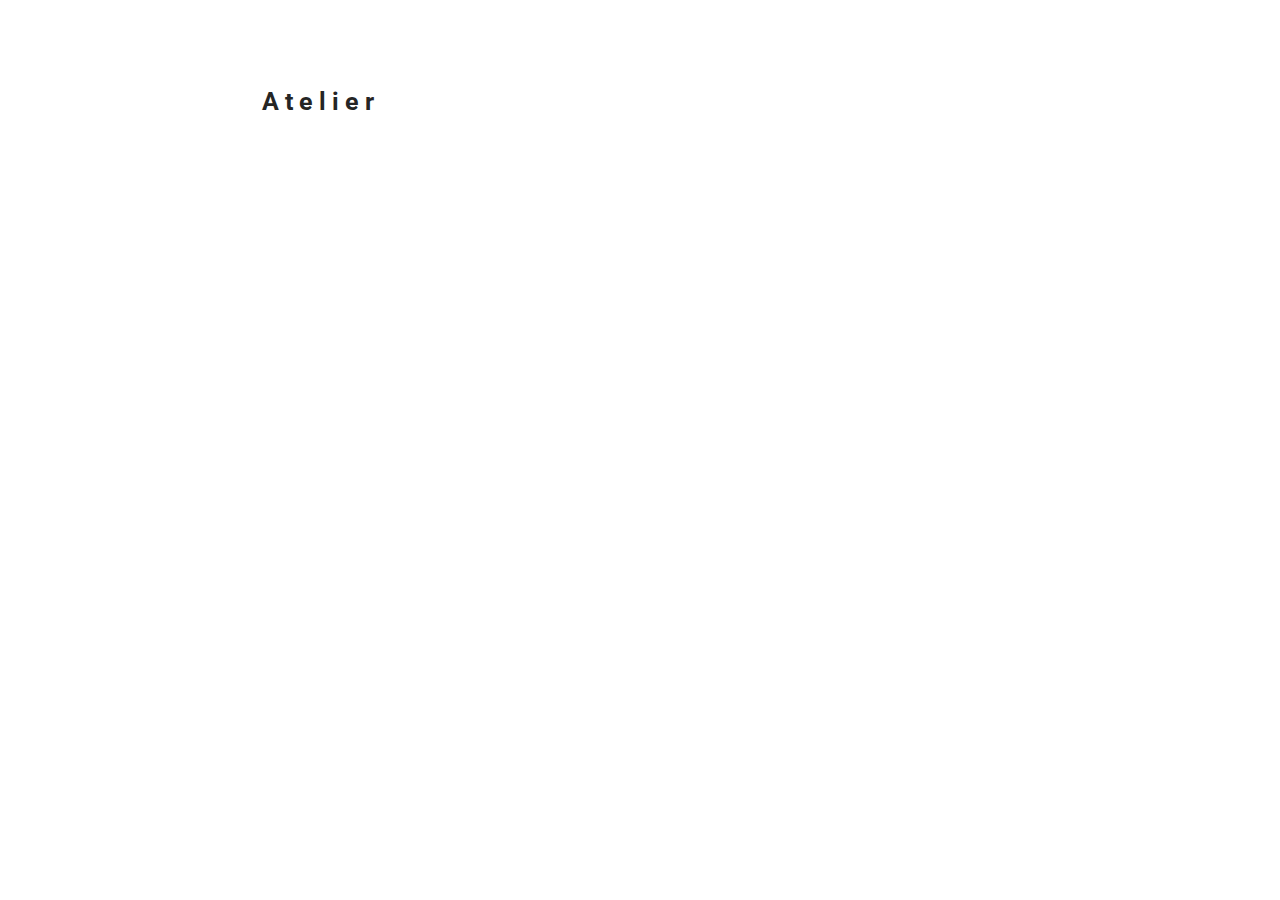
<file: Atelierpage9.html>
<!DOCTYPE html>
<html>
<head>
  <!-- Site made with Mobirise Website Builder v2.9, https://mobirise.com -->
  <meta charset="UTF-8">
  <meta http-equiv="X-UA-Compatible" content="IE=edge">
  <meta name="generator" content="Mobirise v2.9, mobirise.com">
  <meta name="viewport" content="width=device-width, initial-scale=1">
  <link rel="shortcut icon" href="assets/images/logo.png" type="image/x-icon">
  <meta name="description" content="Mijn atelier in textiel bestaan uit een nadenken tussen een grens van design en beeldende kunst.">
  
  <link rel="stylesheet" href="https://fonts.googleapis.com/css?family=Roboto:700,400&amp;subset=cyrillic,latin,greek,vietnamese">
  <link rel="stylesheet" href="assets/bootstrap/css/bootstrap.min.css">
  <link rel="stylesheet" href="assets/mobirise/css/style.css">
  <link rel="stylesheet" href="assets/mobirise/css/mbr-additional.css" type="text/css">
  
  
  
</head>
<body>
<section class="engine"><a rel="external" href="https://mobirise.com">Mobirise mobile website builder free</a></section>
<section class="mbr-section" id="header3-31">
    <div class="mbr-section__container container mbr-section__container--isolated">
        <div class="mbr-header mbr-header--wysiwyg row">
            <div class="col-sm-8 col-sm-offset-2">
                <h3 class="mbr-header__text">Atelier&nbsp;</h3>
                <p class="mbr-header__subtext"></p>
            </div>
        </div>
    </div>
</section>


  <script src="assets/web/assets/jquery/jquery.min.js"></script>
  <script src="assets/bootstrap/js/bootstrap.min.js"></script>
  <script src="assets/smooth-scroll/SmoothScroll.js"></script>
  <script src="assets/mobirise/js/script.js"></script>
  
  
</body>
</html>
</file>
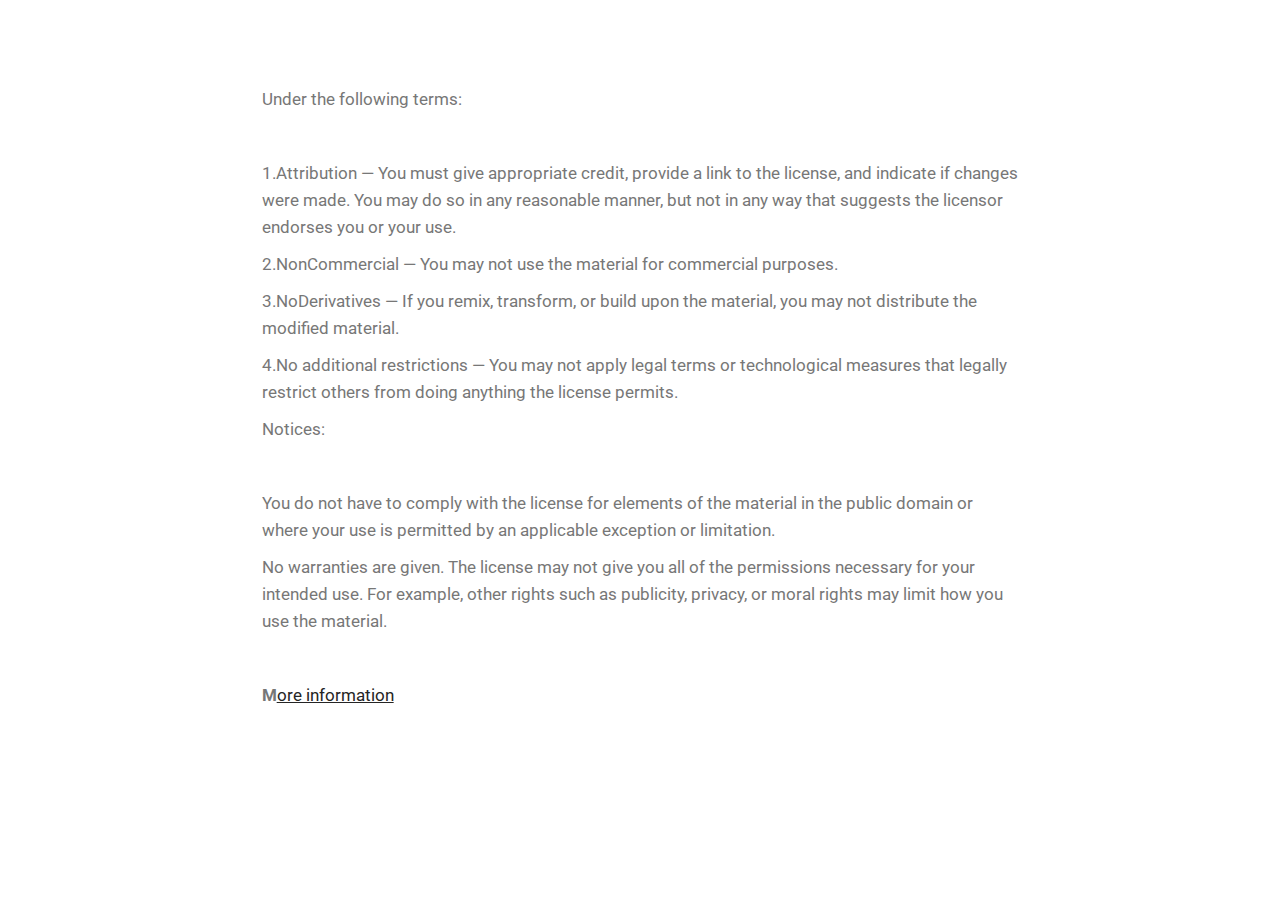
<file: copyrightpagepage8.html>
<!DOCTYPE html>
<html>
<head>
  <!-- Site made with Mobirise Website Builder v2.9, https://mobirise.com -->
  <meta charset="UTF-8">
  <meta http-equiv="X-UA-Compatible" content="IE=edge">
  <meta name="generator" content="Mobirise v2.9, mobirise.com">
  <meta name="viewport" content="width=device-width, initial-scale=1">
  <link rel="shortcut icon" href="assets/images/logo.png" type="image/x-icon">
  <meta name="description" content="copyrightpage">
  
  <link rel="stylesheet" href="https://fonts.googleapis.com/css?family=Roboto:700,400&amp;subset=cyrillic,latin,greek,vietnamese">
  <link rel="stylesheet" href="assets/bootstrap/css/bootstrap.min.css">
  <link rel="stylesheet" href="assets/mobirise/css/style.css">
  <link rel="stylesheet" href="assets/mobirise/css/mbr-additional.css" type="text/css">
  
  
  
</head>
<body>
<section class="engine"><a rel="external" href="https://mobirise.com">Mobirise responsive layout maker</a></section>
<section class="mbr-section" id="content1-27">
    <div class="mbr-section__container container mbr-section__container--isolated">
        <div class="row">
            <div class="mbr-article mbr-article--wysiwyg col-sm-8 col-sm-offset-2"><p>Under the following terms:</p><p><br></p><p>1.Attribution — You must give appropriate credit, provide a link to the license, and indicate if changes were made. You may do so in any reasonable manner, but not in any way that suggests the licensor endorses you or your use.</p><p>2.NonCommercial — You may not use the material for commercial purposes.</p><p>3.NoDerivatives — If you remix, transform, or build upon the material, you may not distribute the modified material.</p><p>4.No additional restrictions — You may not apply legal terms or technological measures that legally restrict others from doing anything the license permits.</p><p>Notices:</p><p><br></p><p>You do not have to comply with the license for elements of the material in the public domain or where your use is permitted by an applicable exception or limitation.</p><p>No warranties are given. The license may not give you all of the permissions necessary for your intended use. For example, other rights such as publicity, privacy, or moral rights may limit how you use the material.</p><p><br></p><p><strong>M</strong><a href="http://creativecommons.org/licenses/by-nc-nd/3.0/" class="text-black">ore information</a></p></div>
        </div>
    </div>
</section>


  <script src="assets/web/assets/jquery/jquery.min.js"></script>
  <script src="assets/bootstrap/js/bootstrap.min.js"></script>
  <script src="assets/smooth-scroll/SmoothScroll.js"></script>
  <script src="assets/mobirise/js/script.js"></script>
  
  
</body>
</html>
</file>
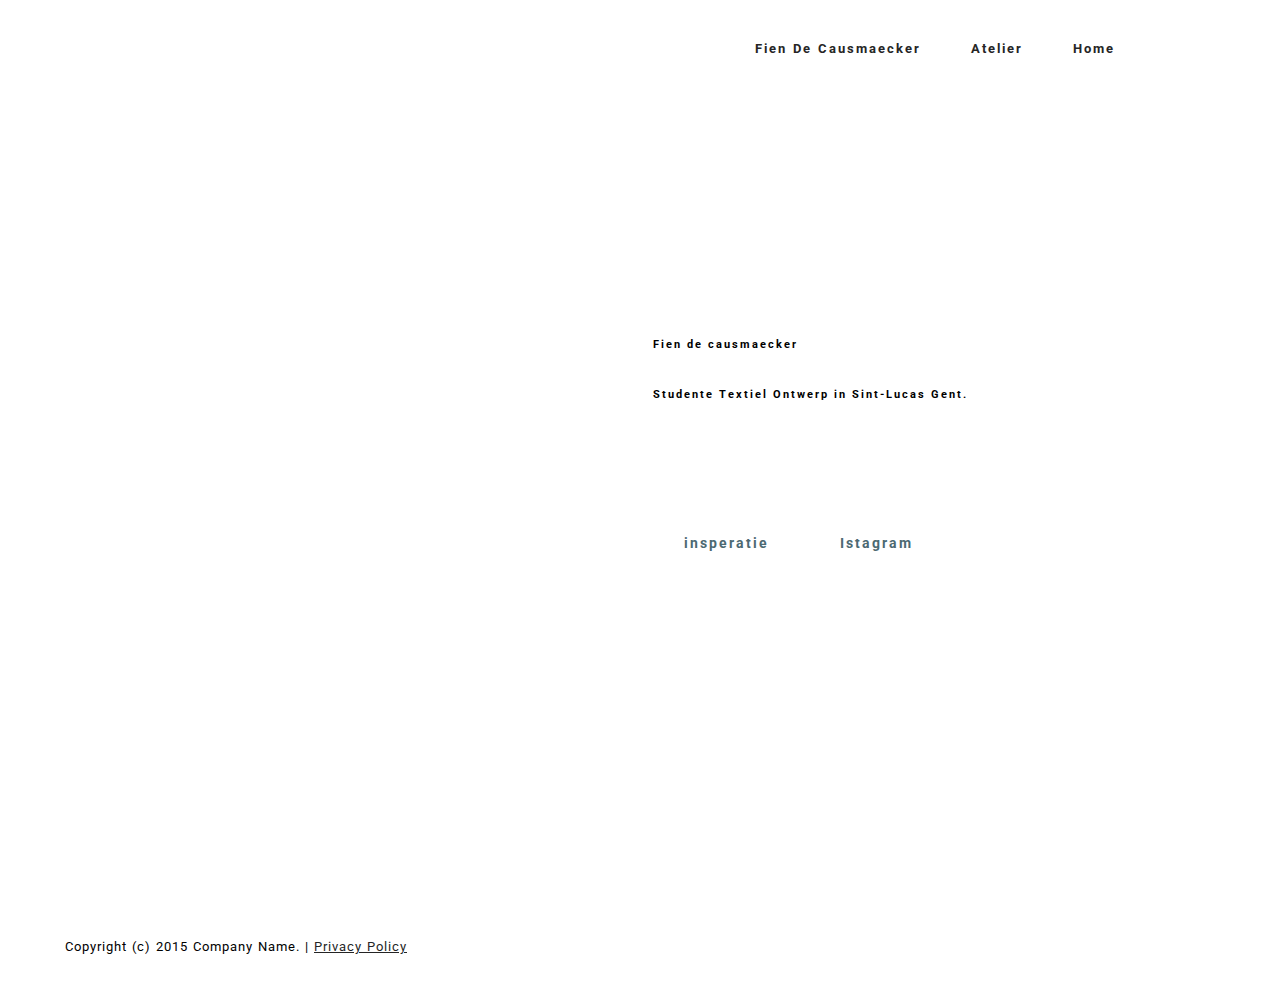
<file: Fiendcpage3.html>
<!DOCTYPE html>
<html>
<head>
  <!-- Site made with Mobirise Website Builder v2.9, https://mobirise.com -->
  <meta charset="UTF-8">
  <meta http-equiv="X-UA-Compatible" content="IE=edge">
  <meta name="generator" content="Mobirise v2.9, mobirise.com">
  <meta name="viewport" content="width=device-width, initial-scale=1">
  <link rel="shortcut icon" href="assets/images/logo.png" type="image/x-icon">
  <meta name="description" content="Fien De Causmaecker 
informatie">
  <title>Mobirise Mobile Website Builder</title>
  <link rel="stylesheet" href="https://fonts.googleapis.com/css?family=Roboto:700,400&amp;subset=cyrillic,latin,greek,vietnamese">
  <link rel="stylesheet" href="assets/bootstrap/css/bootstrap.min.css">
  <link rel="stylesheet" href="assets/animate.css/animate.min.css">
  <link rel="stylesheet" href="assets/mobirise/css/style.css">
  <link rel="stylesheet" href="assets/mobirise/css/mbr-additional.css" type="text/css">
  
  
  <!-- Paste any valid HTML code here. The code will be inserted to the end of <head> section, right before </head> -->
</head>
<body>
<section class="engine"><a rel="external" href="https://mobirise.com">Mobirise responsive website builder software</a></section>
<section class="mbr-navbar mbr-navbar--freeze mbr-navbar--absolute mbr-navbar--sticky mbr-navbar--auto-collapse" id="menu-17">
    <div class="mbr-navbar__section mbr-section">
        <div class="mbr-section__container container">
            <div class="mbr-navbar__container">
                
                <div class="mbr-navbar__hamburger mbr-hamburger text-white"><span class="mbr-hamburger__line"></span></div>
                <div class="mbr-navbar__column mbr-navbar__menu">
                    <nav class="mbr-navbar__menu-box mbr-navbar__menu-box--inline-right">
                        <div class="mbr-navbar__column"><ul class="mbr-navbar__items mbr-navbar__items--right mbr-buttons mbr-buttons--freeze mbr-buttons--right btn-decorator mbr-buttons--active mbr-buttons--only-links"> <li class="mbr-navbar__item"><a class="mbr-buttons__link btn text-black" href="Fiendcpage3.html">Fien De Causmaecker</a></li> <li class="mbr-navbar__item"><a class="mbr-buttons__link btn text-black" href="Fiendcpage3.html">Atelier</a></li> <li class="mbr-navbar__item"><a class="mbr-buttons__link btn text-black" href="startpaginaindex.html">Home</a></li><li class="mbr-navbar__item"><a class="mbr-buttons__link btn text-black" href="https://mobirise.com"></a></li><li class="mbr-navbar__item"><a class="mbr-buttons__link btn text-white" href="https://mobirise.com"></a></li></ul></div>
                        
                    </nav>
                </div>
            </div>
        </div>
    </div>
</section>

<section class="mbr-box mbr-section mbr-section--relative mbr-section--fixed-size mbr-section--full-height mbr-section--bg-adapted mbr-after-navbar" id="header1-18" style="background-color: rgb(255, 255, 255);">
    <div class="mbr-box__magnet mbr-box__magnet--sm-padding mbr-box__magnet--center-left">
        
        <div class="mbr-box__container mbr-section__container container">
            <div class="mbr-box mbr-box--stretched"><div class="mbr-box__magnet mbr-box__magnet--center-left">
                <div class="row"><div class=" col-sm-6 col-sm-offset-6">
                    <div class="mbr-hero animated fadeInUp">
                        <h1 class="mbr-hero__text">Fien de causmaecker<br>Studente Textiel Ontwerp in Sint-Lucas Gent. &nbsp;<br><br></h1>
                        <p class="mbr-hero__subtext"></p>
                    </div>
                    <div class="mbr-buttons btn-inverse mbr-buttons--left"><a class="mbr-buttons__btn btn btn-lg animated fadeInUp delay btn-link" href="insperatiepage4.html">insperatie</a> <a class="mbr-buttons__btn btn btn-lg animated fadeInUp delay btn-link" href="https://www.instagram.com/dekousemaker/">Istagram</a> <a class="mbr-buttons__btn btn btn-lg btn-default animated fadeInUp delay" href="https://mobirise.com">LEARN MORE</a></div>
                </div></div>
            </div></div>
        </div>
        <div class="mbr-arrow mbr-arrow--floating text-center">
            <div class="mbr-section__container container">
                <a class="mbr-arrow__link" href="#footer1-20"><i class="glyphicon glyphicon-menu-down"></i></a>
            </div>
        </div>
    </div>
</section>

<footer class="mbr-section mbr-section--relative mbr-section--fixed-size" id="footer1-20" style="background-color: rgb(255, 255, 255);">
    
    <div class="mbr-section__container container">
        <div class="mbr-footer mbr-footer--wysiwyg row">
            <div class="col-sm-12">
                <p class="mbr-footer__copyright">Copyright (c) 2015 Company Name. | <a href="copyrightpagepage8.html" class="text-black">Privacy Policy</a></p>
            </div>
        </div>
    </div>
</footer>


  <script src="assets/web/assets/jquery/jquery.min.js"></script>
  <script src="assets/bootstrap/js/bootstrap.min.js"></script>
  <script src="assets/smooth-scroll/SmoothScroll.js"></script>
  <script src="assets/mobirise/js/script.js"></script>
  
  <!-- Paste any valid HTML code here. The code will be inserted to the end of <body> section, right before </body> -->
</body>
</html>
</file>
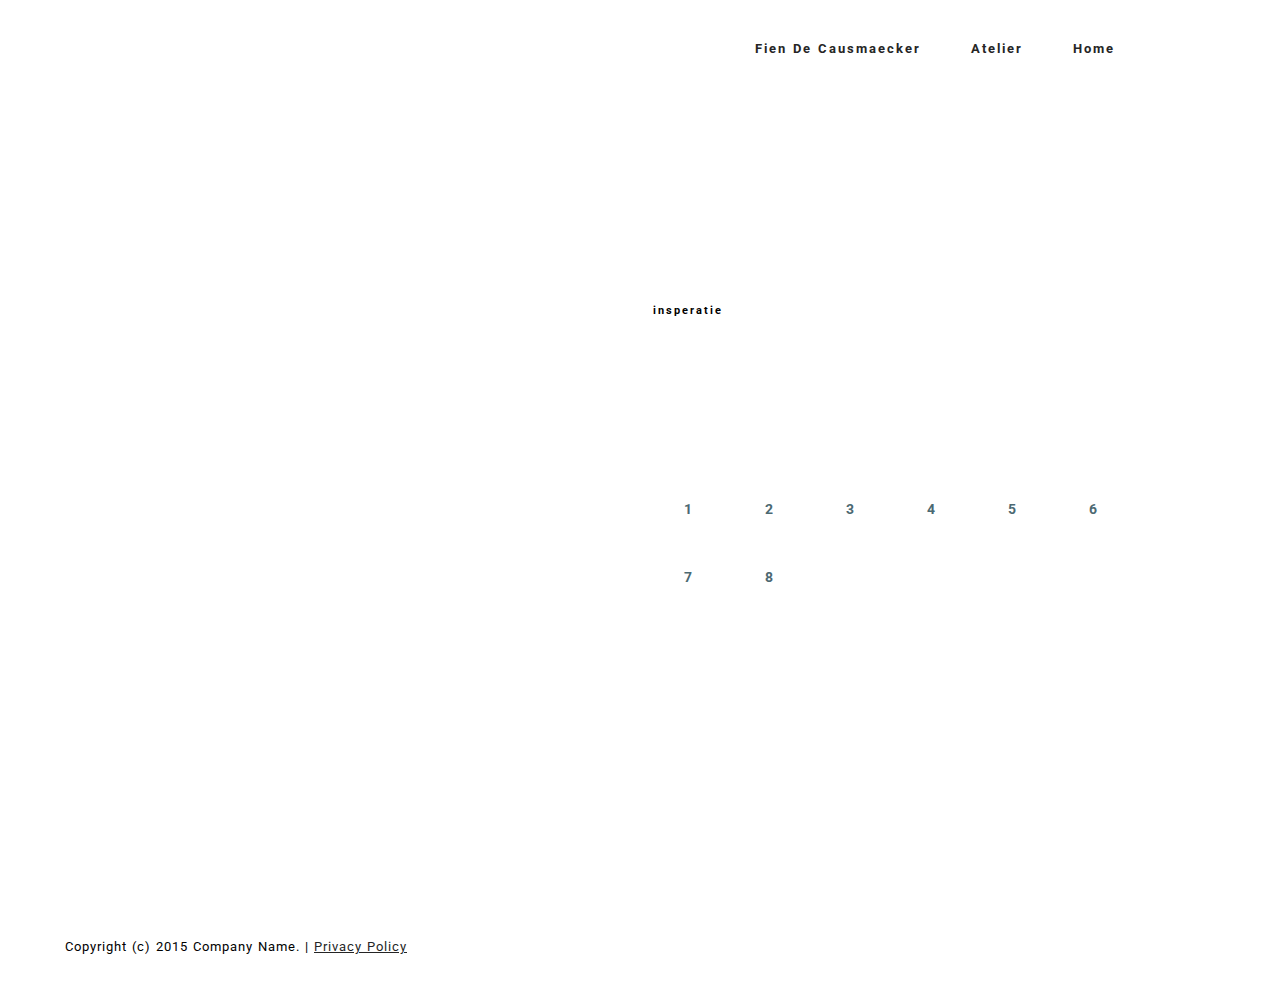
<file: insperatiepage4.html>
<!DOCTYPE html>
<html>
<head>
  <!-- Site made with Mobirise Website Builder v2.9, https://mobirise.com -->
  <meta charset="UTF-8">
  <meta http-equiv="X-UA-Compatible" content="IE=edge">
  <meta name="generator" content="Mobirise v2.9, mobirise.com">
  <meta name="viewport" content="width=device-width, initial-scale=1">
  <link rel="shortcut icon" href="assets/images/logo.png" type="image/x-icon">
  <meta name="description" content="insperatie">
  <title>Mobirise Mobile Website Builder</title>
  <link rel="stylesheet" href="https://fonts.googleapis.com/css?family=Roboto:700,400&amp;subset=cyrillic,latin,greek,vietnamese">
  <link rel="stylesheet" href="assets/bootstrap/css/bootstrap.min.css">
  <link rel="stylesheet" href="assets/animate.css/animate.min.css">
  <link rel="stylesheet" href="assets/mobirise/css/style.css">
  <link rel="stylesheet" href="assets/mobirise/css/mbr-additional.css" type="text/css">
  
  
  <!-- Paste any valid HTML code here. The code will be inserted to the end of <head> section, right before </head> -->
</head>
<body>
<section class="engine"><a rel="external" href="https://mobirise.com">Mobirise website builder software</a></section>
<section class="mbr-navbar mbr-navbar--freeze mbr-navbar--absolute mbr-navbar--sticky mbr-navbar--auto-collapse" id="menu-20">
    <div class="mbr-navbar__section mbr-section">
        <div class="mbr-section__container container">
            <div class="mbr-navbar__container">
                
                <div class="mbr-navbar__hamburger mbr-hamburger text-white"><span class="mbr-hamburger__line"></span></div>
                <div class="mbr-navbar__column mbr-navbar__menu">
                    <nav class="mbr-navbar__menu-box mbr-navbar__menu-box--inline-right">
                        <div class="mbr-navbar__column"><ul class="mbr-navbar__items mbr-navbar__items--right mbr-buttons mbr-buttons--freeze mbr-buttons--right btn-decorator mbr-buttons--active mbr-buttons--only-links"> <li class="mbr-navbar__item"><a class="mbr-buttons__link btn text-black" href="Fiendcpage3.html">Fien De Causmaecker</a></li> <li class="mbr-navbar__item"><a class="mbr-buttons__link btn text-black" href="Fiendcpage3.html">Atelier</a></li> <li class="mbr-navbar__item"><a class="mbr-buttons__link btn text-black" href="startpaginaindex.html">Home</a></li><li class="mbr-navbar__item"><a class="mbr-buttons__link btn text-black" href="https://mobirise.com"></a></li><li class="mbr-navbar__item"><a class="mbr-buttons__link btn text-white" href="https://mobirise.com"></a></li></ul></div>
                        
                    </nav>
                </div>
            </div>
        </div>
    </div>
</section>

<section class="mbr-box mbr-section mbr-section--relative mbr-section--fixed-size mbr-section--full-height mbr-section--bg-adapted mbr-after-navbar" id="header1-21" style="background-color: rgb(255, 255, 255);">
    <div class="mbr-box__magnet mbr-box__magnet--sm-padding mbr-box__magnet--center-left">
        
        <div class="mbr-box__container mbr-section__container container">
            <div class="mbr-box mbr-box--stretched"><div class="mbr-box__magnet mbr-box__magnet--center-left">
                <div class="row"><div class=" col-sm-6 col-sm-offset-6">
                    <div class="mbr-hero animated fadeInUp">
                        <h1 class="mbr-hero__text">insperatie&nbsp;<br><br><br></h1>
                        <p class="mbr-hero__subtext"></p>
                    </div>
                    <div class="mbr-buttons btn-inverse mbr-buttons--left"> <a class="mbr-buttons__btn btn btn-lg animated fadeInUp delay btn-link" href="https://843004507fd4756a45a199c64f8f267917d24df5.googledrive.com/host/0B4yPiymNf61HMC11S3cyakhSWkk/">1</a> <a class="mbr-buttons__btn btn btn-lg animated fadeInUp delay btn-link" href="http://www.toonboeckmans.tk">2</a> <a class="mbr-buttons__btn btn btn-lg animated fadeInUp delay btn-link" href="https://e6aec54fb9b8982ec0e582f92cc293b0d20f213a.googledrive.com/host/0B3AISQOOL98keFVSVDRIRHViNTg/">3</a> <a class="mbr-buttons__btn btn btn-lg animated fadeInUp delay btn-link" href="https://815e8137b584870bf84cba90009973a156b930a2.googledrive.com/host/0B-qSQhmwe8UfRlRldm9BczFTOHM/">4</a> <a class="mbr-buttons__btn btn btn-lg animated fadeInUp delay btn-link" href="https://mobirise.com">5</a> <a class="mbr-buttons__btn btn btn-lg animated fadeInUp delay btn-link" href="https://mobirise.com">6</a> <a class="mbr-buttons__btn btn btn-lg animated fadeInUp delay btn-link" href="https://mobirise.com">7</a> <a class="mbr-buttons__btn btn btn-lg animated fadeInUp delay btn-link" href="https://mobirise.com">8</a></div>
                </div></div>
            </div></div>
        </div>
        <div class="mbr-arrow mbr-arrow--floating text-center">
            <div class="mbr-section__container container">
                <a class="mbr-arrow__link" href="#footer1-20"><i class="glyphicon glyphicon-menu-down"></i></a>
            </div>
        </div>
    </div>
</section>

<footer class="mbr-section mbr-section--relative mbr-section--fixed-size" id="footer1-20" style="background-color: rgb(255, 255, 255);">
    
    <div class="mbr-section__container container">
        <div class="mbr-footer mbr-footer--wysiwyg row">
            <div class="col-sm-12">
                <p class="mbr-footer__copyright">Copyright (c) 2015 Company Name. | <a href="copyrightpagepage8.html" class="text-black">Privacy Policy</a></p>
            </div>
        </div>
    </div>
</footer>


  <script src="assets/web/assets/jquery/jquery.min.js"></script>
  <script src="assets/bootstrap/js/bootstrap.min.js"></script>
  <script src="assets/smooth-scroll/SmoothScroll.js"></script>
  <script src="assets/mobirise/js/script.js"></script>
  
  <!-- Paste any valid HTML code here. The code will be inserted to the end of <body> section, right before </body> -->
</body>
</html>
</file>
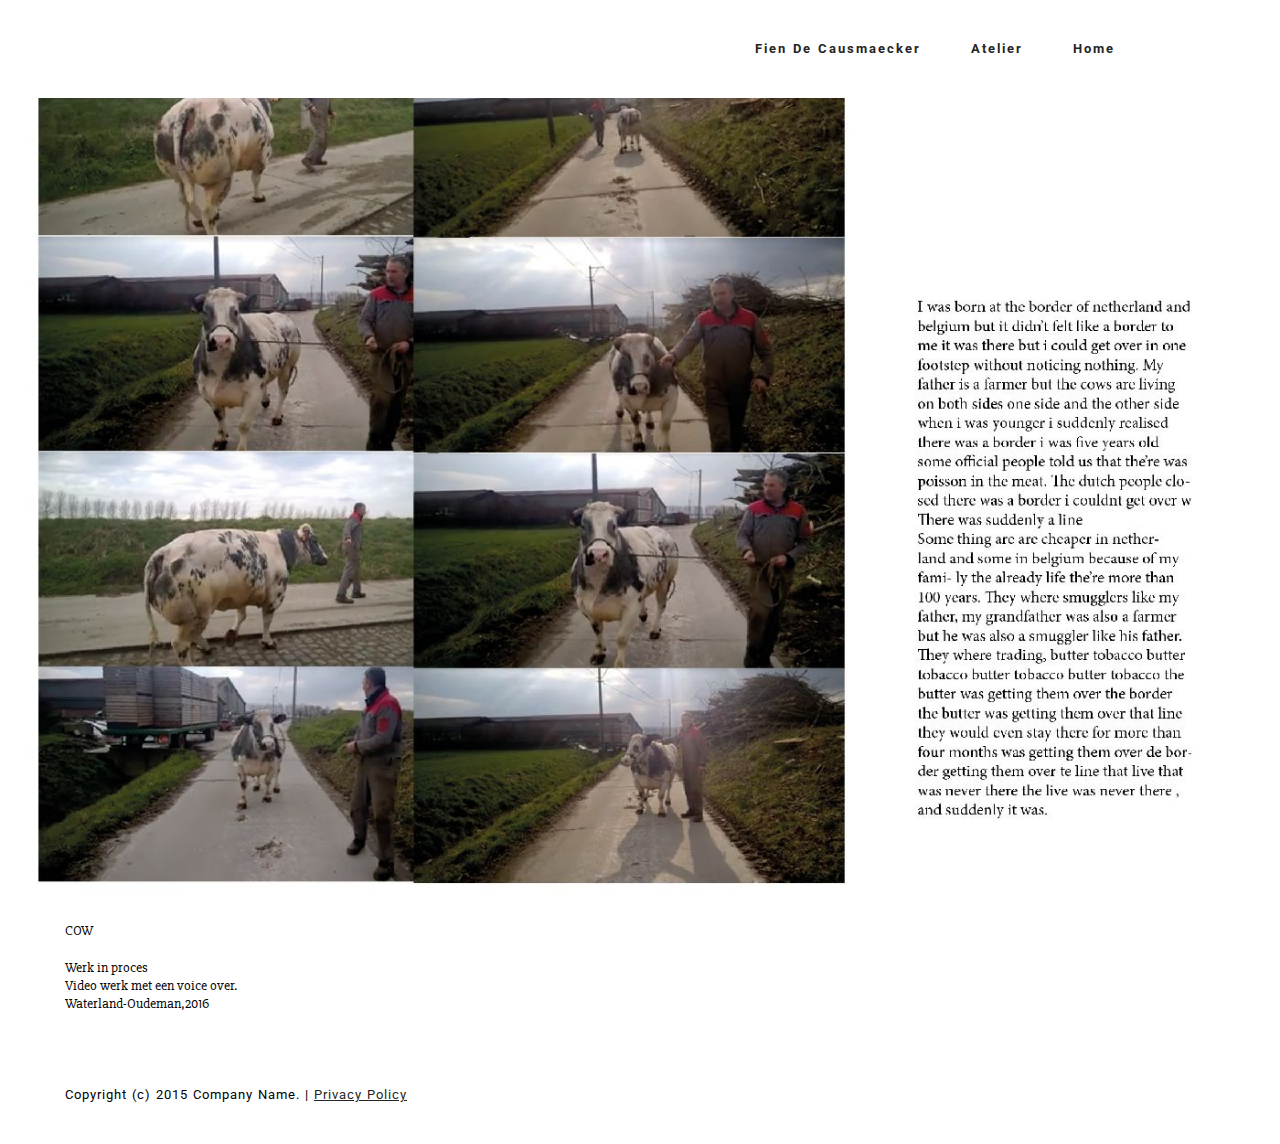
<file: koepage7.html>
<!DOCTYPE html>
<html>
<head>
  <!-- Site made with Mobirise Website Builder v2.9, https://mobirise.com -->
  <meta charset="UTF-8">
  <meta http-equiv="X-UA-Compatible" content="IE=edge">
  <meta name="generator" content="Mobirise v2.9, mobirise.com">
  <meta name="viewport" content="width=device-width, initial-scale=1">
  <link rel="shortcut icon" href="assets/images/logo.png" type="image/x-icon">
  <meta name="description" content="video , sanding the border,koe,cow">
  <title>Mobirise Mobile Website Builder</title>
  <link rel="stylesheet" href="https://fonts.googleapis.com/css?family=Roboto:700,400&amp;subset=cyrillic,latin,greek,vietnamese">
  <link rel="stylesheet" href="assets/bootstrap/css/bootstrap.min.css">
  <link rel="stylesheet" href="assets/mobirise/css/style.css">
  <link rel="stylesheet" href="assets/mobirise/css/mbr-additional.css" type="text/css">
  
  
  <!-- Paste any valid HTML code here. The code will be inserted to the end of <head> section, right before </head> -->
</head>
<body>
<section class="engine"><a rel="external" href="https://mobirise.com">Mobirise drag and drop website builder software</a></section>
<section class="mbr-navbar mbr-navbar--freeze mbr-navbar--absolute mbr-navbar--sticky mbr-navbar--auto-collapse" id="menu-19">
    <div class="mbr-navbar__section mbr-section">
        <div class="mbr-section__container container">
            <div class="mbr-navbar__container">
                
                <div class="mbr-navbar__hamburger mbr-hamburger text-white"><span class="mbr-hamburger__line"></span></div>
                <div class="mbr-navbar__column mbr-navbar__menu">
                    <nav class="mbr-navbar__menu-box mbr-navbar__menu-box--inline-right">
                        <div class="mbr-navbar__column"><ul class="mbr-navbar__items mbr-navbar__items--right mbr-buttons mbr-buttons--freeze mbr-buttons--right btn-decorator mbr-buttons--active mbr-buttons--only-links"> <li class="mbr-navbar__item"><a class="mbr-buttons__link btn text-black" href="Fiendcpage3.html">Fien De Causmaecker</a></li> <li class="mbr-navbar__item"><a class="mbr-buttons__link btn text-black" href="Fiendcpage3.html">Atelier</a></li> <li class="mbr-navbar__item"><a class="mbr-buttons__link btn text-black" href="startpaginaindex.html">Home</a></li><li class="mbr-navbar__item"><a class="mbr-buttons__link btn text-black" href="https://mobirise.com"></a></li><li class="mbr-navbar__item"><a class="mbr-buttons__link btn text-white" href="https://mobirise.com"></a></li></ul></div>
                        
                    </nav>
                </div>
            </div>
        </div>
    </div>
</section>

<figure class="mbr-figure mbr-figure--wysiwyg mbr-figure--full-width mbr-figure--caption-outside-bottom mbr-after-navbar" id="video1-20" style="background-color: rgb(255, 255, 255);">
    
    <div><img class="mbr-figure__img" src="assets/images/xk-2480x1754-39.jpg"></div>
    <figcaption class="mbr-figure__caption mbr-figure__caption--std-grid">
        <small class="mbr-figure__caption-small">COW<br><br>Werk in proces<br>Video werk met een voice over.&nbsp;<br>Waterland-Oudeman,2016&nbsp;<br><br></small>
    </figcaption>
</figure>

<footer class="mbr-section mbr-section--relative mbr-section--fixed-size" id="footer1-20" style="background-color: rgb(255, 255, 255);">
    
    <div class="mbr-section__container container">
        <div class="mbr-footer mbr-footer--wysiwyg row">
            <div class="col-sm-12">
                <p class="mbr-footer__copyright">Copyright (c) 2015 Company Name. | <a href="copyrightpagepage8.html" class="text-black">Privacy Policy</a></p>
            </div>
        </div>
    </div>
</footer>


  <script src="assets/web/assets/jquery/jquery.min.js"></script>
  <script src="assets/bootstrap/js/bootstrap.min.js"></script>
  <script src="assets/smooth-scroll/SmoothScroll.js"></script>
  <script src="assets/mobirise/js/script.js"></script>
  
  <!-- Paste any valid HTML code here. The code will be inserted to the end of <body> section, right before </body> -->
</body>
</html>
</file>
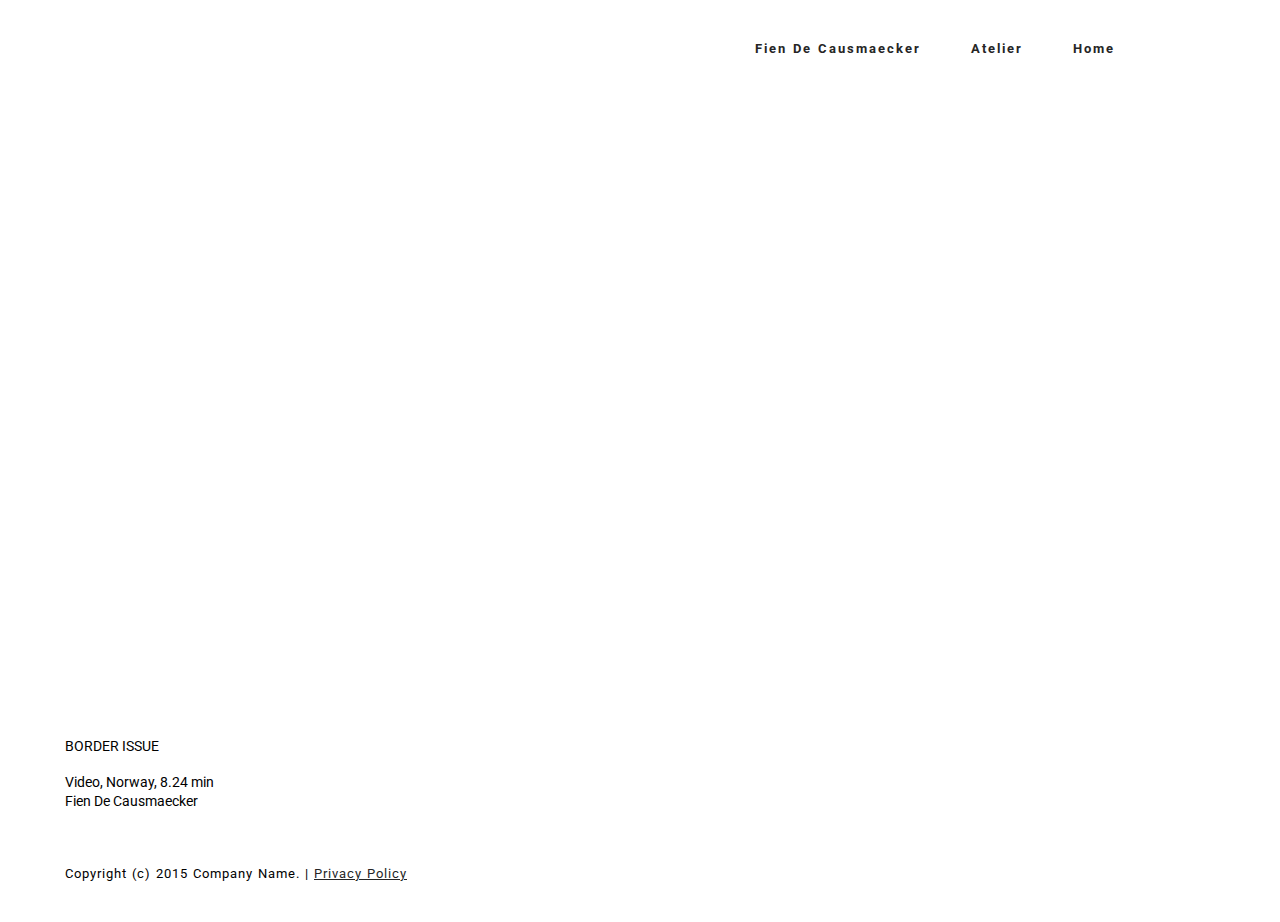
<file: NORWAYpage2.html>
<!DOCTYPE html>
<html>
<head>
  <!-- Site made with Mobirise Website Builder v2.9, https://mobirise.com -->
  <meta charset="UTF-8">
  <meta http-equiv="X-UA-Compatible" content="IE=edge">
  <meta name="generator" content="Mobirise v2.9, mobirise.com">
  <meta name="viewport" content="width=device-width, initial-scale=1">
  <link rel="shortcut icon" href="assets/images/logo.png" type="image/x-icon">
  <meta name="description" content="Video werk">
  <title>Mobirise Mobile Website Builder</title>
  <link rel="stylesheet" href="https://fonts.googleapis.com/css?family=Roboto:700,400&amp;subset=cyrillic,latin,greek,vietnamese">
  <link rel="stylesheet" href="assets/bootstrap/css/bootstrap.min.css">
  <link rel="stylesheet" href="assets/mobirise/css/style.css">
  <link rel="stylesheet" href="assets/mobirise/css/mbr-additional.css" type="text/css">
  
  
  <!-- Paste any valid HTML code here. The code will be inserted to the end of <head> section, right before </head> -->
</head>
<body>
<section class="engine"><a rel="external" href="https://mobirise.com">Mobirise free web design software</a></section>
<section class="mbr-navbar mbr-navbar--freeze mbr-navbar--absolute mbr-navbar--sticky mbr-navbar--auto-collapse" id="menu-23">
    <div class="mbr-navbar__section mbr-section">
        <div class="mbr-section__container container">
            <div class="mbr-navbar__container">
                
                <div class="mbr-navbar__hamburger mbr-hamburger text-white"><span class="mbr-hamburger__line"></span></div>
                <div class="mbr-navbar__column mbr-navbar__menu">
                    <nav class="mbr-navbar__menu-box mbr-navbar__menu-box--inline-right">
                        <div class="mbr-navbar__column"><ul class="mbr-navbar__items mbr-navbar__items--right mbr-buttons mbr-buttons--freeze mbr-buttons--right btn-decorator mbr-buttons--active mbr-buttons--only-links"> <li class="mbr-navbar__item"><a class="mbr-buttons__link btn text-black" href="Fiendcpage3.html">Fien De Causmaecker</a></li> <li class="mbr-navbar__item"><a class="mbr-buttons__link btn text-black" href="Fiendcpage3.html">Atelier</a></li> <li class="mbr-navbar__item"><a class="mbr-buttons__link btn text-black" href="startpaginaindex.html">Home</a></li><li class="mbr-navbar__item"><a class="mbr-buttons__link btn text-black" href="https://mobirise.com"></a></li><li class="mbr-navbar__item"><a class="mbr-buttons__link btn text-white" href="https://mobirise.com"></a></li></ul></div>
                        
                    </nav>
                </div>
            </div>
        </div>
    </div>
</section>

<figure class="mbr-figure mbr-figure--wysiwyg mbr-figure--full-width mbr-figure--caption-outside-bottom mbr-after-navbar" id="video1-8" style="background-color: rgb(255, 255, 255);">
    
    <div><iframe class="mbr-embedded-video" src="https://www.youtube.com/embed/vIOIDVz4Kwc?rel=0&amp;autoplay=1&amp;loop=0" width="1280" height="720" frameborder="0" allowfullscreen></iframe></div>
    <figcaption class="mbr-figure__caption mbr-figure__caption--std-grid">
        <small class="mbr-figure__caption-small">BORDER ISSUE&nbsp;<br><br>Video, Norway, 8.24 min<br>Fien De Causmaecker<br></small>
    </figcaption>
</figure>

<footer class="mbr-section mbr-section--relative mbr-section--fixed-size" id="footer1-20" style="background-color: rgb(255, 255, 255);">
    
    <div class="mbr-section__container container">
        <div class="mbr-footer mbr-footer--wysiwyg row">
            <div class="col-sm-12">
                <p class="mbr-footer__copyright">Copyright (c) 2015 Company Name. | <a href="copyrightpagepage8.html" class="text-black">Privacy Policy</a></p>
            </div>
        </div>
    </div>
</footer>


  <script src="assets/web/assets/jquery/jquery.min.js"></script>
  <script src="assets/bootstrap/js/bootstrap.min.js"></script>
  <script src="assets/smooth-scroll/SmoothScroll.js"></script>
  <script src="assets/mobirise/js/script.js"></script>
  
  <!-- Paste any valid HTML code here. The code will be inserted to the end of <body> section, right before </body> -->
</body>
</html>
</file>
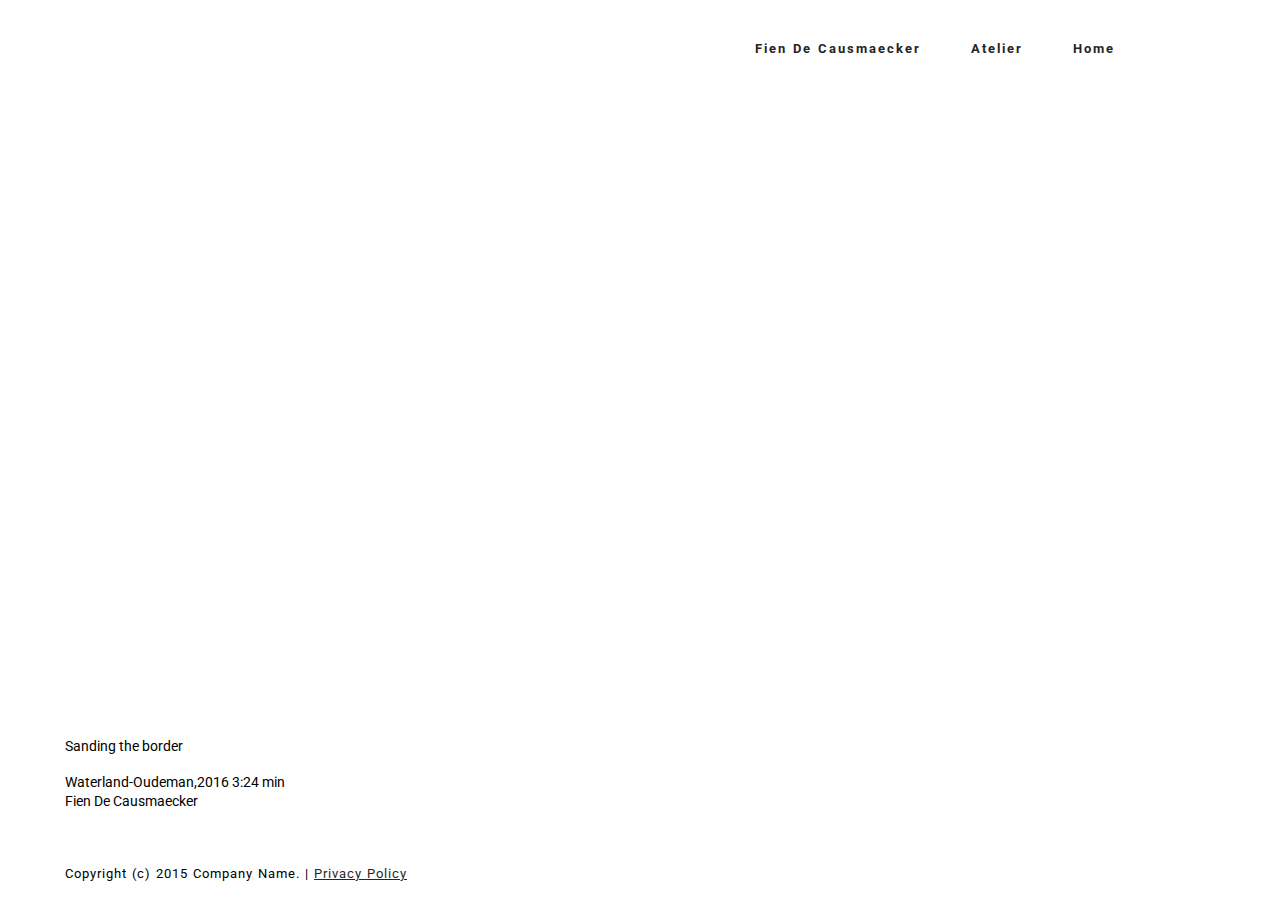
<file: schurenpage5.html>
<!DOCTYPE html>
<html>
<head>
  <!-- Site made with Mobirise Website Builder v2.9, https://mobirise.com -->
  <meta charset="UTF-8">
  <meta http-equiv="X-UA-Compatible" content="IE=edge">
  <meta name="generator" content="Mobirise v2.9, mobirise.com">
  <meta name="viewport" content="width=device-width, initial-scale=1">
  <link rel="shortcut icon" href="assets/images/logo.png" type="image/x-icon">
  <meta name="description" content="video , sanding the border, schuren,grens,textiel">
  <title>Mobirise Mobile Website Builder</title>
  <link rel="stylesheet" href="https://fonts.googleapis.com/css?family=Roboto:700,400&amp;subset=cyrillic,latin,greek,vietnamese">
  <link rel="stylesheet" href="assets/bootstrap/css/bootstrap.min.css">
  <link rel="stylesheet" href="assets/mobirise/css/style.css">
  <link rel="stylesheet" href="assets/mobirise/css/mbr-additional.css" type="text/css">
  
  
  <!-- Paste any valid HTML code here. The code will be inserted to the end of <head> section, right before </head> -->
</head>
<body>
<section class="engine"><a rel="external" href="https://mobirise.com">Mobirise best web development software</a></section>
<section class="mbr-navbar mbr-navbar--freeze mbr-navbar--absolute mbr-navbar--sticky mbr-navbar--auto-collapse" id="menu-23">
    <div class="mbr-navbar__section mbr-section">
        <div class="mbr-section__container container">
            <div class="mbr-navbar__container">
                
                <div class="mbr-navbar__hamburger mbr-hamburger text-white"><span class="mbr-hamburger__line"></span></div>
                <div class="mbr-navbar__column mbr-navbar__menu">
                    <nav class="mbr-navbar__menu-box mbr-navbar__menu-box--inline-right">
                        <div class="mbr-navbar__column"><ul class="mbr-navbar__items mbr-navbar__items--right mbr-buttons mbr-buttons--freeze mbr-buttons--right btn-decorator mbr-buttons--active mbr-buttons--only-links"> <li class="mbr-navbar__item"><a class="mbr-buttons__link btn text-black" href="Fiendcpage3.html">Fien De Causmaecker</a></li> <li class="mbr-navbar__item"><a class="mbr-buttons__link btn text-black" href="Fiendcpage3.html">Atelier</a></li> <li class="mbr-navbar__item"><a class="mbr-buttons__link btn text-black" href="startpaginaindex.html">Home</a></li><li class="mbr-navbar__item"><a class="mbr-buttons__link btn text-black" href="https://mobirise.com"></a></li><li class="mbr-navbar__item"><a class="mbr-buttons__link btn text-white" href="https://mobirise.com"></a></li></ul></div>
                        
                    </nav>
                </div>
            </div>
        </div>
    </div>
</section>

<figure class="mbr-figure mbr-figure--wysiwyg mbr-figure--full-width mbr-figure--caption-outside-bottom mbr-after-navbar" id="video1-26" style="background-color: rgb(255, 255, 255);">
    
    <div><iframe class="mbr-embedded-video" src="https://player.vimeo.com/video/156237276?autoplay=1&amp;loop=0" width="1280" height="720" frameborder="0" allowfullscreen></iframe></div>
    <figcaption class="mbr-figure__caption mbr-figure__caption--std-grid">
        <small class="mbr-figure__caption-small">Sanding the border&nbsp;<br><br>Waterland-Oudeman,2016 3:24 min<br>Fien De Causmaecker<br></small>
    </figcaption>
</figure>

<footer class="mbr-section mbr-section--relative mbr-section--fixed-size" id="footer1-20" style="background-color: rgb(255, 255, 255);">
    
    <div class="mbr-section__container container">
        <div class="mbr-footer mbr-footer--wysiwyg row">
            <div class="col-sm-12">
                <p class="mbr-footer__copyright">Copyright (c) 2015 Company Name. | <a href="copyrightpagepage8.html" class="text-black">Privacy Policy</a></p>
            </div>
        </div>
    </div>
</footer>


  <script src="assets/web/assets/jquery/jquery.min.js"></script>
  <script src="assets/bootstrap/js/bootstrap.min.js"></script>
  <script src="assets/smooth-scroll/SmoothScroll.js"></script>
  <script src="assets/mobirise/js/script.js"></script>
  
  <!-- Paste any valid HTML code here. The code will be inserted to the end of <body> section, right before </body> -->
</body>
</html>
</file>
<file: assets/mobirise/css/mbr-additional.css>
@import url(https://fonts.googleapis.com/css?family=Slabo+27px);
#video1-8 SMALL {
  color: #000000;
}
#menu-23 .mbr-brand__name {
  font-size: 16px;
}
#menu-23.mbr-navbar--stuck .mbr-navbar__section {
  background: #ffffff;
}
#menu-23 .mbr-navbar__section {
  background: #ffffff;
}
#footer1-20 P {
  color: #000000;
}
#menu-17 .mbr-brand__name {
  font-size: 16px;
}
#menu-17.mbr-navbar--stuck .mbr-navbar__section {
  background: #ffffff;
}
#menu-17 .mbr-navbar__section {
  background: #ffffff;
}
#header1-18 H1 {
  color: #000000;
  font-size: 11px;
}
#footer1-20 P {
  color: #000000;
}
#menu-20 .mbr-brand__name {
  font-size: 16px;
}
#menu-20.mbr-navbar--stuck .mbr-navbar__section {
  background: #ffffff;
}
#menu-20 .mbr-navbar__section {
  background: #ffffff;
}
#header1-21 H1 {
  color: #000000;
  font-size: 11px;
}
#footer1-20 P {
  color: #000000;
}
#menu-23 .mbr-brand__name {
  font-size: 16px;
}
#menu-23.mbr-navbar--stuck .mbr-navbar__section {
  background: #ffffff;
}
#menu-23 .mbr-navbar__section {
  background: #ffffff;
}
#video1-26 SMALL {
  color: #000000;
}
#footer1-20 P {
  color: #000000;
}




#menu-15 .mbr-brand__name {
  font-size: 16px;
}
#menu-15.mbr-navbar--stuck .mbr-navbar__section {
  background: #ffffff;
}
#menu-15 .mbr-navbar__section {
  background: #ffffff;
}
#header1-16 I {
  font-size: 15px;
  font-family: 'Slabo 27px', serif;
  color: #000000;
}
#header1-16 .btn {
  font-family: 'Slabo 27px', serif;
}
#header1-16 SPAN {
  font-size: 11px;
  color: #fafd00;
}
#header1-16 P {
  font-family: 'Slabo 27px', serif;
  color: #000000;
  font-size: 15px;
}
#header1-16 H1 {
  color: #fafd00;
  font-size: 20px;
  font-family: 'Slabo 27px', serif;
}
#footer1-20 P {
  color: #000000;
}

#menu-19 .mbr-brand__name {
  font-size: 16px;
}
#menu-19.mbr-navbar--stuck .mbr-navbar__section {
  background: #ffffff;
}
#menu-19 .mbr-navbar__section {
  background: #ffffff;
}
#video1-20 SMALL {
  color: #000000;
  font-family: 'Slabo 27px', serif;
}
#footer1-20 P {
  color: #000000;
}




#menu-21 .mbr-brand__name {
  font-size: 16px;
}
#menu-21.mbr-navbar--stuck .mbr-navbar__section {
  background: #ffffff;
}
#menu-21 .mbr-navbar__section {
  background: #ffffff;
}
#header1-22 I {
  font-size: 15px;
  font-family: 'Slabo 27px', serif;
  color: #000000;
}
#header1-22 .btn {
  font-family: 'Slabo 27px', serif;
}
#header1-22 SPAN {
  font-size: 11px;
  color: #fafd00;
}
#header1-22 P {
  font-family: 'Slabo 27px', serif;
  color: #000000;
  font-size: 15px;
}
#header1-22 H1 {
  color: #fafd00;
  font-size: 25px;
  font-family: 'Slabo 27px', serif;
}
#footer1-20 P {
  color: #000000;
}



#header4-3 P {
  color: #fcff00;
  font-size: 11px;
  font-family: 'Slabo 27px', serif;
}
#header4-3 H1 {
  font-family: 'Slabo 27px', serif;
  color: #000000;
}
#header4-3 .btn {
  font-family: 'Slabo 27px', serif;
}
</file>
<file: assets/mobirise/css/style.css>
.is-builder .animated {
  -webkit-animation-name: none !important;
  animation-name: none !important;
}
html {
  position: relative;
  min-height: 100%;
}
.mbr-embedded-video {
  position: relative;
}
.mbr-background-video,
.mbr-background-video-preview {
  bottom: 0;
  left: 0;
  overflow: hidden;
  position: absolute;
  right: 0;
  top: 0;
}
.mbr-parallax-background,
.mbr-background {
  background-attachment: fixed !important;
  background-position: 50% 0;
  background-repeat: no-repeat;
  background-size: cover !important;
}
.mbr-hidden-scrollbar .mbr-parallax-background {
  background-size: auto 130%;
}
.mobile .mbr-parallax-background {
  background-attachment: scroll !important;
}
.mbr-background {
  background-attachment: scroll !important;
}
.mbr-navbar {
  position: relative;
  width: 100%;
}
.mbr-navbar:before {
  content: "";
  display: block;
}
.mbr-navbar__brand-link:after,
.mbr-navbar__brand-img {
  max-height: 74px;
}
.mbr-navbar:before,
.mbr-navbar__container {
  height: 98px;
}
.mbr-navbar--ss .mbr-navbar__brand-link:after,
.mbr-navbar--ss .mbr-navbar__brand-img {
  height: 74px;
}
.mbr-navbar--ss:before,
.mbr-navbar--ss .mbr-navbar__container {
  height: 98px;
}
.mbr-navbar--xs .mbr-navbar__brand-link:after,
.mbr-navbar--xs .mbr-navbar__brand-img {
  height: 32px;
}
.mbr-navbar--xs:before,
.mbr-navbar--xs .mbr-navbar__container {
  height: 56px;
}
.mbr-navbar--s .mbr-navbar__brand-link:after,
.mbr-navbar--s .mbr-navbar__brand-img {
  height: 48px;
}
.mbr-navbar--s:before,
.mbr-navbar--s .mbr-navbar__container {
  height: 72px;
}
.mbr-navbar--m .mbr-navbar__brand-link:after,
.mbr-navbar--m .mbr-navbar__brand-img {
  height: 64px;
}
.mbr-navbar--m:before,
.mbr-navbar--m .mbr-navbar__container {
  height: 88px;
}
.mbr-navbar--l .mbr-navbar__brand-link:after,
.mbr-navbar--l .mbr-navbar__brand-img {
  height: 96px;
}
.mbr-navbar--l:before,
.mbr-navbar--l .mbr-navbar__container {
  height: 120px;
}
.mbr-navbar--xl .mbr-navbar__brand-link:after,
.mbr-navbar--xl .mbr-navbar__brand-img {
  height: 128px;
}
.mbr-navbar--xl:before,
.mbr-navbar--xl .mbr-navbar__container {
  height: 152px;
}
.mbr-navbar--short .mbr-navbar__brand-link:after,
.mbr-navbar--short .mbr-navbar__brand-img {
  height: 40px;
}
.mbr-navbar--short:before,
.mbr-navbar--short .mbr-navbar__container {
  height: 64px;
}
.mbr-navbar--short .mbr-navbar__container {
  padding: 12px 0;
}
@media (max-width: 767px) {
  .mbr-navbar--short .mbr-navbar__brand-link:after,
  .mbr-navbar--short .mbr-navbar__brand-img {
    height: 31px;
  }
  .mbr-navbar--short:before,
  .mbr-navbar--short .mbr-navbar__container {
    height: 45px;
  }
  .mbr-navbar--short .mbr-navbar__container {
    padding: 7px 0;
  }
}
.mbr-navbar__brand-img {
  position: relative;
}
.mbr-navbar__brand-img,
.mbr-navbar__container,
.mbr-navbar__section {
  -webkit-transition: all 300ms ease-in-out 0s;
  -o-transition: all 300ms ease-in-out 0s;
  transition: all 300ms ease-in-out 0s;
}
.mbr-navbar__section {
  background: #2c2c2c;
  height: auto;
  position: absolute;
  top: 0;
  width: 100%;
  z-index: 1000;
}
.mbr-navbar__container {
  display: table;
  padding: 12px 0;
  width: 100%;
}
.mbr-navbar__menu-box {
  display: table;
  width: 100%;
}
.mbr-navbar__menu-box--inline-left,
.mbr-navbar__menu-box--inline-center,
.mbr-navbar__menu-box--inline-right {
  display: block;
  text-align: left;
}
.mbr-navbar__menu-box--inline-center {
  text-align: center;
}
.mbr-navbar__menu-box--inline-right {
  text-align: right;
}
.mbr-navbar__column {
  display: table-cell;
  vertical-align: middle;
}
.mbr-navbar__column--xxs {
  width: 1%;
}
.mbr-navbar__column--xs {
  width: 10%;
}
.mbr-navbar__column--s {
  width: 20%;
}
.mbr-navbar__column--m {
  width: 30%;
}
.mbr-navbar__column--l {
  width: 40%;
}
.mbr-navbar__column--xl {
  width: 50%;
}
.mbr-navbar__menu-box--inline-left .mbr-navbar__column,
.mbr-navbar__menu-box--inline-center .mbr-navbar__column,
.mbr-navbar__menu-box--inline-right .mbr-navbar__column {
  display: inline-block;
}
.mbr-navbar__items {
  float: left;
  padding-left: 0px;
  position: relative;
  left: -20px;
}
.mbr-navbar__items--right {
  float: right;
  left: 0;
}
.mbr-navbar__item {
  display: block;
  float: left;
  position: relative;
}
.mbr-navbar__hamburger {
  display: none;
  margin-top: -11px;
  position: absolute;
  right: 0;
  top: 50%;
  z-index: 10000;
}
.mbr-navbar--collapsed .mbr-navbar__container {
  position: relative;
}
.mbr-navbar--collapsed .mbr-navbar__column {
  display: block;
  width: 100%;
}
.mbr-navbar--collapsed .mbr-navbar__items--right {
  padding-top: 13px;
}
.mbr-navbar--collapsed .mbr-navbar__menu {
  background: rgba(0, 0, 0, 0.9);
  display: none;
  height: 100%;
  left: 0;
  position: fixed;
  top: 0;
  width: 100%;
  z-index: 9999;
}
.mbr-navbar--collapsed .mbr-navbar__menu-box {
  display: table-cell;
  vertical-align: middle;
}
.mbr-navbar--collapsed .mbr-navbar__items {
  float: none;
}
.mbr-navbar--collapsed .mbr-navbar__item {
  float: none;
}
.mbr-navbar--collapsed .mbr-navbar__hamburger {
  display: block;
}
.mbr-navbar--collapsed.mbr-navbar--open .mbr-navbar__menu {
  display: table;
}
.mbr-navbar--collapsed.mbr-navbar--open:not(.mbr-navbar--sticky) .mbr-navbar__section {
  background: none;
  position: fixed;
}
.mbr-navbar--collapsed.mbr-navbar--open .mbr-navbar__brand {
  visibility: hidden;
}
.mbr-navbar--collapsed.mbr-navbar--sticky.mbr-navbar--open .mbr-navbar__brand {
  visibility: visible;
}
.mbr-navbar--collapsed.mbr-navbar--open .mbr-navbar__brand-img,
.mbr-navbar--collapsed.mbr-navbar--open .mbr-navbar__container {
  -webkit-transition: none;
  -o-transition: none;
  transition: none;
}
.mbr-navbar--freeze.mbr-navbar--collapsed.mbr-navbar--open .mbr-navbar__hamburger,
.mbr-navbar--freeze.mbr-navbar--collapsed.mbr-navbar--open .mbr-navbar__hamburger:hover {
  color: #fff !important;
}
.mbr-navbar--sticky .mbr-navbar__section {
  position: fixed;
}
.mbr-navbar--absolute {
  position: absolute;
}
.mbr-navbar--transparent .mbr-navbar__section {
  background: none;
}
.mbr-navbar--stuck .mbr-navbar__section,
.mbr-navbar--relative .mbr-navbar__section {
  background: #2c2c2c;
}
@media (max-width: 991px) {
  .mbr-navbar--auto-collapse .mbr-navbar__container {
    position: relative;
  }
  .mbr-navbar--auto-collapse .mbr-navbar__column {
    display: block;
    width: 100%;
  }
  .mbr-navbar--auto-collapse .mbr-navbar__items--right {
    padding-top: 13px;
  }
  .mbr-navbar--auto-collapse .mbr-navbar__menu {
    background: rgba(0, 0, 0, 0.9);
    display: none;
    height: 100%;
    left: 0;
    position: fixed;
    top: 0;
    width: 100%;
    z-index: 9999;
  }
  .mbr-navbar--auto-collapse .mbr-navbar__menu-box {
    display: table-cell;
    vertical-align: middle;
  }
  .mbr-navbar--auto-collapse .mbr-navbar__items {
    float: none;
  }
  .mbr-navbar--auto-collapse .mbr-navbar__item {
    float: none;
  }
  .mbr-navbar--auto-collapse .mbr-navbar__hamburger {
    display: block;
  }
  .mbr-navbar--auto-collapse.mbr-navbar--open .mbr-navbar__menu {
    display: table;
  }
  .mbr-navbar--auto-collapse.mbr-navbar--open:not(.mbr-navbar--sticky) .mbr-navbar__section {
    background: none;
    position: fixed;
  }
  .mbr-navbar--auto-collapse.mbr-navbar--open .mbr-navbar__brand {
    visibility: hidden;
  }
  .mbr-navbar--auto-collapse.mbr-navbar--sticky.mbr-navbar--open .mbr-navbar__brand {
    visibility: visible;
  }
  .mbr-navbar--auto-collapse.mbr-navbar--open .mbr-navbar__brand-img,
  .mbr-navbar--auto-collapse.mbr-navbar--open .mbr-navbar__container {
    -webkit-transition: none;
    -o-transition: none;
    transition: none;
  }
  .mbr-navbar--freeze.mbr-navbar--auto-collapse.mbr-navbar--open .mbr-navbar__hamburger,
  .mbr-navbar--freeze.mbr-navbar--auto-collapse.mbr-navbar--open .mbr-navbar__hamburger:hover {
    color: #fff !important;
  }
}
.mbr-after-navbar:before {
  content: "";
  display: block;
  height: 98px;
}
.mbr-hamburger {
  cursor: pointer;
  height: 23px;
  width: 30px;
}
.mbr-hamburger:focus {
  outline: none;
}
.mbr-hamburger__line,
.mbr-hamburger__line:before,
.mbr-hamburger__line:after {
  content: "";
  position: absolute;
  display: block;
  height: 1px;
  cursor: pointer;
}
.mbr-hamburger__line,
.mbr-hamburger__line:before,
.mbr-hamburger__line:after {
  width: 30px;
  border-bottom: 5px solid;
  top: 9px;
}
.mbr-hamburger__line:before {
  top: -9px;
}
.mbr-hamburger__line:after {
  top: 9px;
}
.mbr-hamburger__line,
.mbr-hamburger__line:before,
.mbr-hamburger__line:after {
  -webkit-transition: all 300ms ease-in-out;
  transition: all 300ms ease-in-out;
}
.mbr-hamburger--open .mbr-hamburger__line {
  border-color: transparent;
}
.mbr-hamburger--open .mbr-hamburger__line:before,
.mbr-hamburger--open .mbr-hamburger__line:after {
  top: 0;
}
.mbr-hamburger--open .mbr-hamburger__line:before {
  -ms-transform: rotate(45deg);
  -webkit-transform: rotate(45deg);
  transform: rotate(45deg);
}
.mbr-hamburger--open .mbr-hamburger__line:after {
  top: 10px;
  -ms-transform: translatey(-10px) rotate(-45deg);
  -webkit-transform: translatey(-10px) rotate(-45deg);
  transform: translatey(-10px) rotate(-45deg);
}
@media (max-width: 767px) {
  .mbr-hamburger {
    height: 23px;
    width: 27px;
  }
  .mbr-hamburger__line,
  .mbr-hamburger__line:before,
  .mbr-hamburger__line:after {
    width: 27px;
    border-bottom: 4px solid;
    top: 9px;
  }
  .mbr-hamburger__line:before {
    top: -9px;
  }
  .mbr-hamburger__line:after {
    top: 9px;
  }
}
.mbr-brand {
  display: block;
  float: left;
  position: relative;
}
.mbr-brand,
.mbr-brand:hover {
  text-decoration: none;
}
.mbr-brand__name {
  display: block;
  font-weight: bold;
  margin-top: 5px;
  text-align: center;
}
.mbr-brand__name,
.mbr-brand__name:hover {
  text-decoration: none;
}
.mbr-brand--inline {
  display: table;
}
.mbr-brand--inline:after {
  content: "";
  display: table-cell;
  width: 1px;
}
.mbr-brand--inline .mbr-brand__logo,
.mbr-brand--inline .mbr-brand__name {
  display: table-cell;
  vertical-align: middle;
}
.mbr-brand--inline .mbr-brand__logo {
  padding-right: 10px;
}
.mbr-brand--inline .mbr-brand__name {
  margin: 0;
  text-align: left;
}
.mbr-form {
  display: table;
  margin-top: -13px;
  position: relative;
  top: 14px;
  width: 100%;
}
.mbr-form__left,
.mbr-form__right {
  display: table-cell;
  vertical-align: top;
}
.mbr-form__left {
  padding-right: 3px;
}
.mbr-form__right {
  width: 1px;
}
@media (max-width: 530px) {
  .mbr-form {
    display: block;
    margin-top: -27px;
    position: relative;
    top: 26px;
  }
  .mbr-form__left,
  .mbr-form__right {
    display: block;
  }
  .mbr-form__left {
    margin-bottom: 12px;
    padding-right: 0;
  }
  .mbr-form__right {
    width: 100%;
  }
}
.mbr-section {
  padding: 0 20px;
}
.mbr-section--no-padding {
  padding: 0;
}
.mbr-section--relative {
  position: relative;
}
.mbr-section--fixed-size {
  overflow: hidden;
}
.mbr-section--full-height {
  height: 100vh;
}
.mbr-section--full-height.mbr-after-navbar:before {
  display: none;
}
.mbr-section--bg-adapted {
  background-attachment: scroll;
  background-position: 50% 0;
  background-repeat: no-repeat;
  background-size: cover;
}
.mbr-section--gray {
  background-color: #444444;
}
.mbr-section--light-gray {
  background-color: #f0f0f0;
}
.mbr-section--dark-gray {
  background-color: #3c3c3c;
}
.mbr-section__container {
  padding: 0;
  position: relative;
  z-index: 3;
}
.mbr-section__container--center {
  text-align: center;
}
.mbr-section__container--std-padding {
  padding: 93px 0;
}
.mbr-section__container--std-top-padding {
  padding-top: 93px;
}
.mbr-section__container--std-bot-padding {
  padding-bottom: 93px;
}
.mbr-section__container--sm-padding {
  padding: 41px 0;
}
.mbr-section__container--sm-top-padding {
  padding-top: 41px;
}
.mbr-section__container--sm-bot-padding {
  padding-bottom: 41px;
}
.mbr-section__container--isolated {
  padding-bottom: 93px;
  padding-top: 93px;
}
.mbr-section__container--first {
  padding-top: 93px;
  padding-bottom: 41px;
}
.mbr-section__container--middle {
  padding-bottom: 41px;
}
.mbr-section__container--last {
  padding-bottom: 93px;
}
.mbr-section__row {
  margin-left: -24px;
  margin-right: -24px;
}
.mbr-section__col {
  overflow: hidden;
  padding-left: 24px;
  padding-right: 24px;
}
.mbr-section__left {
  padding-right: 40px;
}
.mbr-section__right {
  padding-left: 15px;
}
.mbr-section__header {
  line-height: 1.5em;
  margin: -10px 0 0;
  text-align: center;
}
@media (min-width: 768px) {
  .mbr-section--short-paddings .mbr-section__container--std-padding {
    padding: 59px 0;
  }
  .mbr-section--short-paddings .mbr-section__container--std-top-padding {
    padding-top: 59px;
  }
  .mbr-section--short-paddings .mbr-section__container--std-bot-padding {
    padding-bottom: 59px;
  }
  .mbr-section--short-paddings .mbr-section__container--sm-padding {
    padding: 41px 0;
  }
  .mbr-section--short-paddings .mbr-section__container--sm-top-padding {
    padding-top: 41px;
  }
  .mbr-section--short-paddings .mbr-section__container--sm-bot-padding {
    padding-bottom: 41px;
  }
  .mbr-section--short-paddings .mbr-section__container--isolated {
    padding-bottom: 59px;
    padding-top: 59px;
  }
  .mbr-section--short-paddings .mbr-section__container--first {
    padding-top: 59px;
    padding-bottom: 41px;
  }
  .mbr-section--short-paddings .mbr-section__container--middle {
    padding-bottom: 41px;
  }
  .mbr-section--short-paddings .mbr-section__container--last {
    padding-bottom: 59px;
  }
}
@media (max-width: 767px) {
  .mbr-section__left {
    padding-right: 15px;
  }
  .mbr-section__right {
    padding-left: 15px;
    padding-top: 51px;
  }
}
.mbr-arrow {
  bottom: 71px;
  left: 0;
  line-height: 1px;
  padding: 0 20px;
  position: absolute;
  width: 100%;
  z-index: 3;
}
.mbr-arrow__link {
  display: inline-block;
  font-size: 26px;
}
.mbr-arrow__link,
.mbr-arrow__link:hover,
.mbr-arrow__link:focus {
  color: #fff;
}
.mbr-arrow--floating .mbr-arrow__link {
  -webkit-animation: floating-arrow 1.6s infinite ease-in-out 0s;
  -o-animation: floating-arrow 1.6s infinite ease-in-out 0s;
  animation: floating-arrow 1.6s infinite ease-in-out 0s;
}
@-webkit-keyframes floating-arrow {
  from {
    -webkit-transform: translateY(0);
    transform: translateY(0);
  }
  65% {
    -webkit-transform: translateY(11px);
    transform: translateY(11px);
  }
  to {
    -webkit-transform: translateY(0);
    transform: translateY(0);
  }
}
@-o-keyframes floating-arrow {
  from {
    -webkit-transform: translateY(0);
    transform: translateY(0);
  }
  65% {
    -webkit-transform: translateY(11px);
    transform: translateY(11px);
  }
  to {
    -webkit-transform: translateY(0);
    transform: translateY(0);
  }
}
@keyframes floating-arrow {
  from {
    -webkit-transform: translateY(0);
    transform: translateY(0);
  }
  65% {
    -webkit-transform: translateY(11px);
    transform: translateY(11px);
  }
  to {
    -webkit-transform: translateY(0);
    transform: translateY(0);
  }
}
.mbr-arrow--dark .mbr-arrow__link,
.mbr-arrow--dark .mbr-arrow__link:hover,
.mbr-arrow--dark .mbr-arrow__link:focus {
  color: #252525;
}
@media (max-width: 767px) {
  .mbr-arrow {
    bottom: 41px;
  }
}
@media (max-width: 320px) {
  .mbr-arrow {
    bottom: 21px;
    text-align: center;
  }
}
@media all and (device-width: 320px) and (device-height: 568px) and (orientation: portrait) {
  .mbr-arrow {
    bottom: 31px;
  }
}
.mbr-box {
  display: table;
  width: 100%;
}
.mbr-box--fixed {
  table-layout: fixed;
}
.mbr-box--stretched {
  height: 100%;
}
.mbr-box__magnet {
  display: table-cell;
  float: none;
  height: 100%;
  margin-bottom: 0;
  margin-top: 0;
  text-align: center;
  vertical-align: middle;
}
.mbr-box__magnet--sm-padding {
  padding: 41px 0;
}
.mbr-box__magnet--top-left,
.mbr-box__magnet--top-center,
.mbr-box__magnet--top-right {
  vertical-align: top;
}
.mbr-box__magnet--bottom-left,
.mbr-box__magnet--bottom-center,
.mbr-box__magnet--bottom-right {
  vertical-align: bottom;
}
.mbr-box__magnet--top-left,
.mbr-box__magnet--center-left,
.mbr-box__magnet--bottom-left {
  text-align: left;
}
.mbr-box__magnet--top-right,
.mbr-box__magnet--center-right,
.mbr-box__magnet--bottom-right {
  text-align: right;
}
.mbr-box__container {
  height: 50%;
}
@media (max-width: 767px) {
  .mbr-box__container {
    height: 100%;
  }
  .mbr-box--adapted {
    display: block;
  }
  .mbr-box--adapted > .mbr-box__magnet {
    display: block;
    height: auto;
  }
}
.mbr-overlay {
  background: #222;
  bottom: 0;
  left: 0;
  position: absolute;
  right: 0;
  top: 0;
  z-index: 2;
}
.mbr-google-map__marker {
  color: #252525;
  display: none;
  margin: 0;
}
.mbr-google-map--loaded .mbr-google-map__marker {
  display: block;
}
.mbr-hero {
  color: #fff;
  position: relative;
}
.mbr-hero__text {
  font-size: 46px;
  font-weight: bold;
  left: -2px;
  letter-spacing: 2px;
  line-height: 50px;
  margin: -18px 0 1px 0;
  padding-bottom: 41px;
  position: relative;
  top: 8px;
}
.mbr-hero__subtext {
  font-size: 21px;
  line-height: 29px;
  margin: -32px 0 3px 0;
  padding: 0 0 41px 0;
  position: relative;
  top: 6px;
}
.mbr-figure {
  display: inline-block;
  line-height: 1px;
  margin: 0;
  max-width: 100%;
  overflow: hidden;
  position: relative;
}
.mbr-figure--no-bg {
  background: none;
}
.mbr-figure--full-width {
  display: block;
  width: 100%;
}
.mbr-figure.mbr-after-navbar:before {
  display: none;
}
.mbr-figure--full-width iframe,
.mbr-figure--full-width .mbr-figure__img,
.mbr-figure--full-width .mbr-figure__map {
  width: 100%;
}
.mbr-figure iframe,
.mbr-figure__img,
.mbr-figure__map {
  max-width: 100%;
}
.mbr-figure__map {
  height: 400px;
  line-height: 1.3em;
}
.mbr-figure__map--short {
  height: 300px;
}
.mbr-figure__caption {
  background: rgba(0, 0, 0, 0.5);
  bottom: 0;
  color: #fff;
  display: block;
  font-size: 17px;
  left: 0;
  line-height: 1.3em;
  min-height: 53px;
  padding: 17px 20px;
  position: absolute;
  text-align: left;
  width: 100%;
}
.mbr-figure__caption--no-padding {
  padding: 17px 0;
}
.mbr-figure--wysiwyg .mbr-figure__caption a,
.mbr-figure--wysiwyg .mbr-figure__caption a:hover {
  color: inherit;
  text-decoration: underline;
}
.mbr-figure--caption-inside-top .mbr-figure__caption {
  bottom: auto;
  top: 0;
}
.mbr-figure--caption-outside-top .mbr-figure__caption,
.mbr-figure--caption-outside-bottom .mbr-figure__caption {
  background: none;
  position: relative;
}
.mbr-figure--no-bg.mbr-figure--caption-outside-top .mbr-figure__caption,
.mbr-figure--no-bg.mbr-figure--caption-outside-bottom .mbr-figure__caption {
  color: #252525;
}
.mbr-figure--no-bg.mbr-figure--caption-outside-top .mbr-figure__caption {
  margin-top: -3px;
  padding-top: 0;
}
.mbr-figure--no-bg.mbr-figure--caption-outside-bottom .mbr-figure__caption {
  margin-top: -2px;
  padding-bottom: 0;
  top: 2px;
}
.mbr-figure__caption--std-grid {
  background: none;
  z-index: 2;
}
@media (min-width: 768px) {
  .mbr-figure__caption--std-grid {
    width: 715px;
    left: 50%;
    margin-left: -357.5px;
    padding: 17px 0;
  }
}
@media (min-width: 992px) {
  .mbr-figure__caption--std-grid {
    width: 935px;
    margin-left: -467.5px;
  }
}
@media (min-width: 1200px) {
  .mbr-figure__caption--std-grid {
    width: 1150px;
    margin-left: -575px;
  }
}
.mbr-figure__caption--std-grid:before {
  bottom: 0;
  content: "";
  position: absolute;
  top: 0;
  width: 200%;
  z-index: -1;
  margin-left: -50%;
}
.mbr-figure--caption-inside-top .mbr-figure__caption--std-grid:before,
.mbr-figure--caption-inside-bottom .mbr-figure__caption--std-grid:before {
  background: rgba(0, 0, 0, 0.6);
}
.mbr-figure__caption-small {
  color: #ccc;
  display: block;
  font-size: 14px;
  line-height: 1.3em;
}
.mbr-figure--no-bg.mbr-figure--caption-outside-top .mbr-figure__caption-small,
.mbr-figure--no-bg.mbr-figure--caption-outside-bottom .mbr-figure__caption-small {
  color: #777;
}
@media (max-width: 767px) {
  .mbr-figure--adapted {
    display: block;
    width: 100%;
  }
  .mbr-figure--adapted iframe,
  .mbr-figure--adapted .mbr-figure__img,
  .mbr-figure--adapted .mbr-figure__map {
    width: 100%;
  }
  .mbr-figure--caption-inside-top .mbr-figure__caption,
  .mbr-figure--caption-inside-bottom .mbr-figure__caption {
    background: none;
    position: relative;
  }
  .mbr-figure--caption-inside-top .mbr-figure__caption--std-grid:before,
  .mbr-figure--caption-inside-bottom .mbr-figure__caption--std-grid:before {
    display: none;
  }
}
.mbr-reviews {
  list-style: none;
  margin: 0 -15px;
  padding: 3px 0 0 0;
}
.mbr-reviews__item {
  position: relative;
  margin-top: 39px;
}
.mbr-reviews__text {
  background: #fafafa;
  border-radius: 3px;
  border: 1px solid #ededed;
  color: #777;
  font-size: 16px;
  line-height: 26px;
  padding: 20px;
  position: relative;
}
.mbr-reviews__text:before {
  -webkit-transform: rotate(45deg);
  -ms-transform: rotate(45deg);
  -o-transform: rotate(45deg);
  transform: rotate(45deg);
  width: 14px;
  height: 14px;
  background-color: #fafafa;
  border-color: #ededed;
  border-style: none solid solid none;
  border-width: 0 1px 1px 0;
  bottom: -8px;
  content: "";
  display: block;
  left: 50px;
  position: absolute;
}
.mbr-reviews__p {
  margin: 0;
}
.mbr-reviews__author {
  margin-top: 30px;
  padding-left: 102px;
  position: relative;
}
.mbr-reviews__author--short {
  margin-top: 27px;
  padding-left: 32px;
}
.mbr-reviews__author-img {
  width: 50px;
  height: 50px;
  border-radius: 50%;
  left: 33px;
  position: absolute;
  top: 0;
}
.mbr-reviews__author-name {
  color: #777;
  font-size: 14px;
  font-weight: bold;
  position: relative;
  top: -3px;
}
.mbr-reviews__author-bio {
  color: #999;
  font-size: 12px;
}
@media (max-width: 767px) {
  .mbr-reviews__author {
    padding-bottom: 32px;
  }
  .mbr-reviews__author--short {
    padding-bottom: 1px;
  }
}
@media (min-width: 768px) and (max-width: 991px) {
  .mbr-reviews__item:nth-of-type(2n+1) {
    clear: left;
  }
}
@media (min-width: 992px) {
  .mbr-reviews__item:nth-of-type(3n+1) {
    clear: left;
  }
}
.mbr-header {
  margin-top: -20px;
  padding: 0;
  position: relative;
  text-align: left;
  top: 10px;
}
.mbr-header--std-padding {
  padding-bottom: 41px;
}
.mbr-header--center {
  text-align: center;
}
.mbr-header__text {
  display: block;
  font-size: 25px;
  font-weight: bold;
  letter-spacing: 6px;
  line-height: 1.5em;
  margin: 0;
}
.mbr-header__subtext {
  color: #777;
  font-size: 14px;
  font-style: italic;
  letter-spacing: 1px;
  margin: 8px 0 7px 0;
}
.mbr-header--inline {
  margin-top: 0;
  padding: 41px 0 28px 0;
  top: 0;
}
.mbr-header--inline .mbr-header__text {
  letter-spacing: 4px;
  line-height: 1em;
  margin: 15px 0 0 0;
}
@media (max-width: 767px) {
  .mbr-header--inline {
    padding: 47px 0 38px 0;
  }
  .mbr-header--inline .mbr-header__text {
    display: block;
    margin: 0 0 38px 0;
  }
  .mbr-header--auto-align .mbr-header__text,
  .mbr-header--auto-align .mbr-header__subtext {
    left: 0;
    text-align: center !important;
  }
}
@media (min-width: 768px) {
  .mbr-header--reduce {
    margin-top: -5px;
    top: 2px;
  }
  .mbr-header--reduce .mbr-header__text {
    font-size: 16px;
    letter-spacing: 1px;
    line-height: 1.1em;
  }
}
.mbr-social-icons__icon {
  -webkit-transition: all 0.2s ease-in-out 0s;
  -o-transition: all 0.2s ease-in-out 0s;
  transition: all 0.2s ease-in-out 0s;
  color: #fff;
  cursor: pointer;
  display: inline-block;
  font-size: 29px;
  height: 56px;
  line-height: 61px;
  margin: 0 10px 13px 0;
  position: relative;
  text-align: center;
  width: 56px;
}
.mbr-social-icons__icon:hover {
  color: #fff;
}
.mbr-social-icons--style-1 .mbr-social-icons__icon:hover {
  background: #252525 !important;
}
.mbr-contacts {
  color: #9c9c9c;
  font-size: 14px;
  line-height: 1.7em;
  padding: 45px 0 46px;
}
.mbr-contacts__img {
  max-width: 100%;
  margin: 6px 0 5px 40px;
}
.mbr-contacts__img--left {
  margin-left: 0;
}
.mbr-contacts__text {
  margin: 0;
}
.mbr-contacts__header {
  color: #fff;
  font-size: 14px;
  letter-spacing: 1px;
  margin-bottom: 20px;
  margin-top: 3px;
}
.mbr-contacts__list {
  list-style: none;
  margin: 0;
  padding: 0;
}
@media (max-width: 767px) {
  .mbr-contacts__img {
    margin-bottom: 10px;
  }
  .mbr-contacts__header {
    margin-top: 20px;
    margin-bottom: 10px;
  }
  .mbr-contacts__column {
    margin-top: 37px;
  }
}
.mbr-footer {
  color: #9c9c9c;
  font-size: 13px;
  letter-spacing: 1px;
  line-height: 1.5em;
  padding: 37px 0 39px;
  word-spacing: 1px;
}
.mbr-footer__copyright {
  margin: 0;
}
.mbr-buttons {
  margin: -26px 0 13px 0;
  position: relative;
  text-align: left;
  top: 26px;
}
.mbr-buttons__btn,
.mbr-buttons__link {
  margin: 0 10px 13px 0;
}
.mbr-buttons__btn,
.mbr-buttons__link,
.mbr-buttons__btn:hover,
.mbr-buttons__link:hover {
  text-decoration: none;
}
.mbr-buttons--top {
  top: 44px;
  margin-top: -62px;
}
.mbr-buttons--no-offset {
  margin-top: 0;
  top: 0;
}
.mbr-buttons--only-links {
  left: -20px;
}
.mbr-buttons--center {
  left: 5px;
  text-align: center;
}
.mbr-buttons--center.mbr-buttons--only-links {
  left: 0;
}
.mbr-buttons--right {
  text-align: right;
}
.mbr-buttons--right .mbr-buttons__btn,
.mbr-buttons--right .mbr-buttons__link {
  margin: 0 0 13px 10px;
}
.mbr-buttons--right.mbr-buttons--only-links {
  left: 20px;
}
.mbr-buttons--activated {
  left: 5px;
  text-align: center;
}
.mbr-buttons--activated .mbr-buttons__btn,
.mbr-buttons--activated .mbr-buttons__link {
  margin-left: 0;
  margin-right: 0;
}
.mbr-buttons--activated .mbr-buttons__link {
  font-size: 25px;
  padding: 10px 30px 2px;
}
.mbr-buttons--activated .mbr-buttons__btn {
  font-size: 15px;
  margin-top: 9px;
  padding: 15px 30px;
}
.mbr-buttons--freeze.mbr-buttons--activated .mbr-buttons__link {
  font-size: 25px !important;
}
.mbr-buttons--freeze.mbr-buttons--activated .mbr-buttons__link,
.mbr-buttons--freeze.mbr-buttons--activated .mbr-buttons__link:hover {
  color: #fff !important;
}
.mbr-buttons--freeze.mbr-buttons--activated .mbr-buttons__btn {
  font-size: 15px !important;
}
@media (max-width: 991px) {
  .mbr-buttons--active {
    left: 5px;
    text-align: center;
  }
  .mbr-buttons--active .mbr-buttons__btn,
  .mbr-buttons--active .mbr-buttons__link {
    margin-left: 0;
    margin-right: 0;
  }
  .mbr-buttons--active .mbr-buttons__link {
    font-size: 25px;
    padding: 10px 30px 2px;
  }
  .mbr-buttons--active .mbr-buttons__btn {
    font-size: 15px;
    margin-top: 9px;
    padding: 15px 30px;
  }
  .mbr-buttons--freeze.mbr-buttons--active .mbr-buttons__link {
    font-size: 25px !important;
  }
  .mbr-buttons--freeze.mbr-buttons--active .mbr-buttons__link,
  .mbr-buttons--freeze.mbr-buttons--active .mbr-buttons__link:hover {
    color: #fff !important;
  }
  .mbr-buttons--freeze.mbr-buttons--active .mbr-buttons__btn {
    font-size: 15px !important;
  }
}
@media (max-width: 767px) {
  .mbr-buttons--auto-align {
    left: 5px;
    margin-top: -26px;
    text-align: center;
    top: 26px;
  }
  .mbr-buttons--auto-align.mbr-buttons--only-links {
    left: 0;
  }
}
@media (max-width: 530px) {
  .mbr-buttons {
    left: 0;
  }
  .mbr-buttons__btn,
  .mbr-buttons__link,
  .mbr-buttons--right .mbr-buttons__btn,
  .mbr-buttons--right .mbr-buttons__link {
    display: inline-block;
    margin: 0 0 13px 0;
    text-align: center;
    width: 100%;
  }
  .mbr-buttons--activated .mbr-buttons__btn,
  .mbr-buttons--activated .mbr-buttons__link,
  .mbr-buttons--active .mbr-buttons__btn,
  .mbr-buttons--active .mbr-buttons__link {
    width: auto;
  }
  .mbr-buttons--activated .mbr-buttons__btn,
  .mbr-buttons--active .mbr-buttons__btn {
    margin-top: 9px;
  }
}
.mbr-article {
  color: #777;
  font-size: 17px;
  line-height: 27px;
  text-align: left;
  position: relative;
  margin-top: -21px;
  top: 14px;
}
.mbr-article--wysiwyg h1,
.mbr-article--wysiwyg h2,
.mbr-article--wysiwyg h3,
.mbr-article--wysiwyg h4,
.mbr-article--wysiwyg h5,
.mbr-article--wysiwyg h6 {
  color: #252525;
  display: block;
  font-weight: bold;
  line-height: 1.3em;
  text-align: left;
}
.mbr-article--wysiwyg h1 {
  font-size: 27px;
  letter-spacing: 3px;
}
.mbr-article--wysiwyg h2 {
  font-size: 23px;
  letter-spacing: 2px;
}
.mbr-article--wysiwyg h3 {
  font-size: 19px;
  letter-spacing: 1px;
}
.mbr-article--wysiwyg h4 {
  font-size: 14px;
}
.mbr-article--wysiwyg h5 {
  font-size: 11px;
}
.mbr-article--wysiwyg h6 {
  font-size: 10px;
}
.mbr-article--wysiwyg p,
.mbr-article--wysiwyg ul,
.mbr-article--wysiwyg ol,
.mbr-article--wysiwyg blockquote {
  margin: 0 0 10px 0;
}
.mbr-article--wysiwyg blockquote {
  font-size: 17px;
  border-color: #f97352;
}
@media (max-width: 767px) {
  .mbr-article--auto-align.mbr-article--wysiwyg p,
  .mbr-article--auto-align {
    text-align: left !important;
  }
}
.social-likes__counter {
  -webkit-transition: all 0.2s ease-in-out 0s;
  -o-transition: all 0.2s ease-in-out 0s;
  transition: all 0.2s ease-in-out 0s;
  background: #3c3c3c;
  border-radius: 23px;
  font-size: 12px;
  height: 23px;
  line-height: 24px;
  min-width: 23px;
  padding: 0 5px;
  position: absolute;
  right: -7px;
  text-align: center;
  top: -7px;
}
.social-likes__counter_empty {
  display: none;
}
.social-likes_style-1 .social-likes__icon:hover {
  background: #252525 !important;
}
.social-likes_style-1 .social-likes__icon:hover .social-likes__counter {
  background: #f97352;
}
.social-likes_style-2 .social-likes__icon {
  background: #252525;
}
.social-likes_style-2 .social-likes__counter {
  background: #f97352;
}
.social-likes_style-2 .social-likes__icon:hover .social-likes__counter {
  background: #3c3c3c;
}
.mbr-plan {
  padding-bottom: 41px;
  padding-left: 1px;
  padding-right: 0;
  position: relative;
}
.mbr-plan--first,
.mbr-plan:first-child {
  padding-left: 0;
}
.mbr-plan--last,
.mbr-plan:last-child {
  padding-bottom: 93px;
}
.mbr-plan__box {
  background: #fff;
}
.mbr-plan__header {
  background: #444;
  overflow: hidden;
  padding: 20px 15px;
  color: #fff;
}
.mbr-plan__number {
  border-bottom: 1px dotted #ddd;
  color: #333;
  font-size: 80px;
  line-height: 0;
  margin: 0px 10px;
  padding: 41px 0;
  text-align: center;
  margin-bottom: 41px;
}
.mbr-plan__details {
  padding-bottom: 41px;
}
.mbr-plan__details ul,
.mbr-plan__list {
  list-style: none;
  margin: 0;
  padding: 0;
}
.mbr-plan__details li,
.mbr-plan__item {
  line-height: 40px;
  padding: 0 15px;
  text-align: center;
}
.mbr-plan__buttons {
  overflow: hidden;
  padding: 0 15px 41px;
}
.mbr-plan--favorite {
  margin-right: -1px;
  margin-top: -30px;
  padding-left: 0;
  top: 15px;
  z-index: 5;
}
.mbr-plan--favorite .mbr-plan__number:before {
  content: "";
  display: block;
  height: 15px;
}
.mbr-plan--favorite .mbr-plan__box {
  padding-bottom: 15px;
  box-shadow: 0px 0px 20px 5px rgba(0, 0, 0, 0.1);
}
.mbr-plan--primary .mbr-plan__header {
  background: #4c6972;
}
.mbr-plan--success .mbr-plan__header {
  background: #7ac673;
}
.mbr-plan--info .mbr-plan__header {
  background: #27aae0;
}
.mbr-plan--warning .mbr-plan__header {
  background: #faaf40;
}
.mbr-plan--danger .mbr-plan__header {
  background: #f97352;
}
@media (max-width: 767px) {
  .mbr-plan,
  .mbr-plan--first,
  .mbr-plan:first-child {
    padding-left: 15px;
    padding-right: 15px;
  }
  .mbr-plan__number {
    font-size: 79px;
  }
  .mbr-plan__details {
    font-size: 17px;
  }
  .mbr-plan--favorite {
    margin: 0;
    top: 0;
  }
}
.mbr-number {
  display: inline-block;
  margin-top: -0.12em;
}
.mbr-number__num {
  display: inline-table;
  height: 1em;
}
.mbr-number__group {
  display: table-cell;
  font-weight: bold;
  position: relative;
  vertical-align: middle;
}
.mbr-number__left {
  display: none;
  font-size: 0.34em;
  line-height: 0;
  padding: 0px 5px;
  vertical-align: super;
}
.mbr-number__right {
  display: none;
  font-size: 0.25em;
  padding: 0px 5px;
  vertical-align: middle;
  white-space: nowrap;
}
.mbr-number__caption {
  display: block;
  font-size: 0.19em;
  line-height: 1em;
  opacity: 0.5;
  padding-top: 0.5em;
  text-align: center;
}
.mbr-number--price .mbr-number__value {
  padding-right: 0.28em;
}
.mbr-number--price .mbr-number__left {
  display: inline;
}
.mbr-number--short-price .mbr-number__left,
.mbr-number--short-price .mbr-number__right {
  display: inline;
}
.mbr-number--short-price .mbr-number__caption {
  display: none;
}
.mbr-number--inverse-price .mbr-number__group {
  top: 0.1em;
}
.mbr-number--inverse-price .mbr-number__left {
  display: none;
}
.mbr-number--inverse-price .mbr-number__value {
  padding-left: 0.28em;
}
.mbr-number--inverse-price .mbr-number__right {
  display: inline;
}
.engine {
	position: absolute;
	text-indent: -2400px;
	text-align: center;
	padding: 0;
}
</file>
